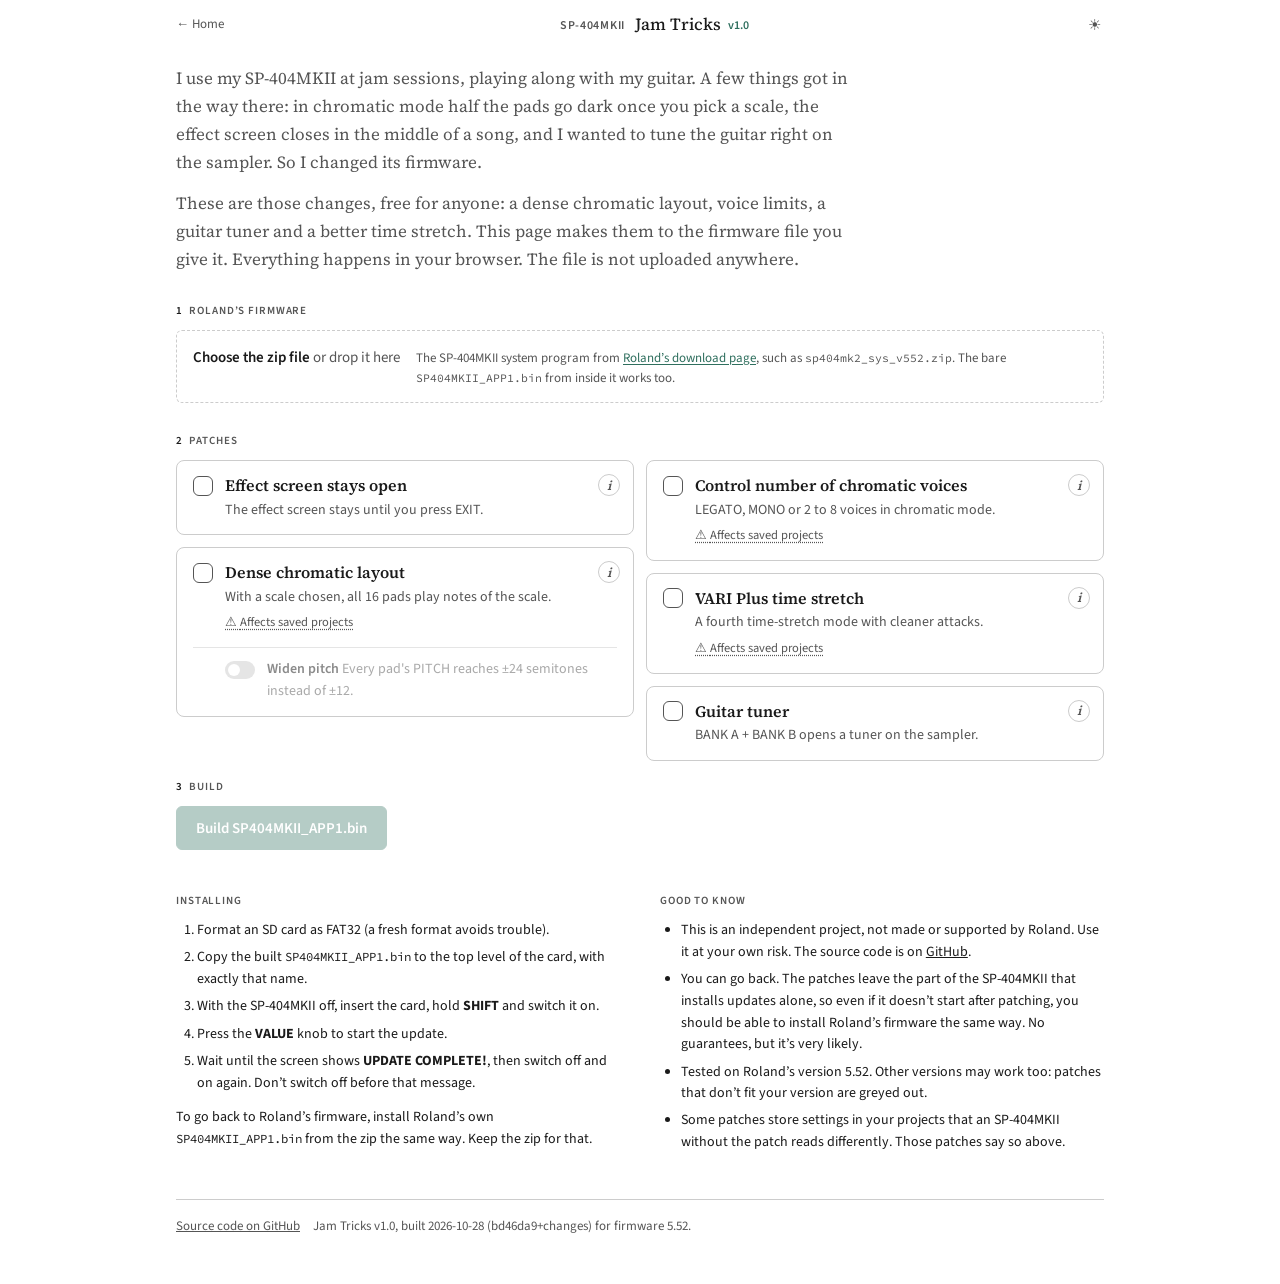
<file: web/index.html>
<!DOCTYPE html>
<html lang="en">
<head>
  <meta charset="UTF-8">
  <meta name="viewport" content="width=device-width, initial-scale=1.0">
  <title>SP-404MKII Jam Tricks v1.0</title>
  <script>
    (function() {
      var saved = localStorage.getItem('theme');
      var prefersDark = window.matchMedia('(prefers-color-scheme: dark)').matches;
      if (saved === 'dark' || (!saved && prefersDark)) {
        document.documentElement.setAttribute('data-theme', 'dark');
      }
    })();
  </script>
  <link rel="stylesheet" href="fonts/fonts.css">
  <link rel="stylesheet" href="style.css">
  <script type="module" src="app.js"></script>
</head>
<body>
  <nav class="site-nav">
    <a href="https://asfaust.github.io/">&larr; Home</a>
    <h1><span class="model">SP-404MKII</span> Jam Tricks <span class="version" id="titleVersion">v1.0</span></h1>
    <button class="theme-toggle" id="themeToggle" aria-label="Toggle dark mode">☀</button>
  </nav>

  <main class="page">
    <div class="lede">
      <p>I use my SP-404MKII at jam sessions, playing along with my guitar. A few things got in
        the way there: in chromatic mode half the pads go dark once you pick a scale, the effect
        screen closes in the middle of a song, and I wanted to tune the guitar right on the
        sampler. So I changed its firmware.</p>
      <p>These are those changes, free for anyone: a dense chromatic layout, voice limits, a
        guitar tuner and a better time stretch. This page makes them to the firmware file you give it.
        Everything happens in your browser. The file is not uploaded anywhere.</p>
    </div>

    <section class="step-firmware">
      <h2><span class="step">1</span>Roland’s firmware</h2>
      <label class="drop" id="drop">
        <input type="file" id="file" accept=".zip,.bin">
        <span class="drop-main"><strong>Choose the zip file</strong> or drop it here</span>
        <span class="drop-hint">The SP-404MKII system program from
          <a href="https://www.roland.com/global/support/by_product/sp-404mk2/updates_drivers"
          target="_blank" rel="noopener">Roland’s download page</a>, such as
          <code>sp404mk2_sys_v552.zip</code>. The bare <code>SP404MKII_APP1.bin</code> from
          inside it works too.</span>
      </label>
      <div class="status" id="fileStatus" role="status"></div>
    </section>

    <section>
      <h2><span class="step">2</span>Patches</h2>
      <ul class="patches" id="patches"></ul>
      <dialog class="info-popup" id="infoPopup"><div class="popup-inner">
        <div class="popup-head"><h3 id="infoTitle"></h3>
          <button class="popup-close" id="infoClose" aria-label="Close">✕</button></div>
        <div id="infoBody"></div>
      </div></dialog>
    </section>

    <section class="buildbar">
      <h2><span class="step">3</span>Build</h2>
      <div class="build-row">
        <button class="build" id="build" disabled>Build SP404MKII_APP1.bin</button>
        <div class="status" id="buildStatus" role="status"></div>
      </div>
    </section>

    <div class="info">
      <section>
        <h2>Installing</h2>
        <ol>
          <li>Format an SD card as FAT32 (a fresh format avoids trouble).</li>
          <li>Copy the built <code>SP404MKII_APP1.bin</code> to the top level of the card, with
            exactly that name.</li>
          <li>With the SP-404MKII off, insert the card, hold <strong>SHIFT</strong> and switch it
            on.</li>
          <li>Press the <strong>VALUE</strong> knob to start the update.</li>
          <li>Wait until the screen shows <strong>UPDATE COMPLETE!</strong>, then switch off and on
            again. Don’t switch off before that message.</li>
        </ol>
        <p>To go back to Roland’s firmware, install Roland’s own <code>SP404MKII_APP1.bin</code>
          from the zip the same way. Keep the zip for that.</p>
      </section>
      <section>
        <h2>Good to know</h2>
        <ul>
          <li>This is an independent project, not made or supported by Roland. Use it at your
            own risk. The source code is on <a href="https://github.com/ASFaust/sp404mk2-jam-tricks" target="_blank"
            rel="noopener">GitHub</a>.</li>
          <li>You can go back. The patches leave the part of the SP-404MKII that installs
            updates alone, so even if it doesn’t start after patching, you should be able to
            install Roland’s firmware the same way. No guarantees, but it’s very likely.</li>
          <li>Tested on Roland’s version 5.52. Other versions may work too: patches that don’t
            fit your version are greyed out.</li>
          <li>Some patches store settings in your projects that an SP-404MKII without the patch
            reads differently. Those patches say so above.</li>
        </ul>
      </section>
    </div>

    <footer class="small"><a href="https://github.com/ASFaust/sp404mk2-jam-tricks" target="_blank" rel="noopener">Source code on GitHub</a>
      <span id="footer"></span></footer>
  </main>

  <script>
    var btn = document.getElementById('themeToggle');
    function applyTheme() {
      var saved = localStorage.getItem('theme');
      var prefersDark = window.matchMedia('(prefers-color-scheme: dark)').matches;
      var dark = saved === 'dark' || (!saved && prefersDark);
      document.documentElement.setAttribute('data-theme', dark ? 'dark' : 'light');
      btn.textContent = dark ? '☾' : '☀';
    }
    applyTheme();
    window.addEventListener('pageshow', applyTheme);
    btn.addEventListener('click', function() {
      var isDark = document.documentElement.getAttribute('data-theme') === 'dark';
      var next = isDark ? 'light' : 'dark';
      localStorage.setItem('theme', next);
      document.documentElement.setAttribute('data-theme', next);
      btn.textContent = isDark ? '☀' : '☾';
    });
  </script>
</body>
</html>
</file>
<file: web/fonts/fonts.css>
/* Adobe Source fonts, SIL Open Font License; see OFL.txt. */

@font-face {
  font-family: 'Source Serif 4';
  font-style: normal;
  font-weight: 200 900;
  font-display: swap;
  src: url(./source-serif-4-latin-opsz-normal.woff2) format('woff2');
  unicode-range: U+0000-00FF,U+0131,U+0152-0153,U+02BB-02BC,U+02C6,U+02DA,U+02DC,U+0304,U+0308,U+0329,U+2000-206F,U+20AC,U+2122,U+2191,U+2193,U+2212,U+2215,U+FEFF,U+FFFD;
}

@font-face {
  font-family: 'Source Serif 4';
  font-style: normal;
  font-weight: 200 900;
  font-display: swap;
  src: url(./source-serif-4-latin-ext-opsz-normal.woff2) format('woff2');
  unicode-range: U+0100-02BA,U+02BD-02C5,U+02C7-02CC,U+02CE-02D7,U+02DD-02FF,U+0304,U+0308,U+0329,U+1D00-1DBF,U+1E00-1E9F,U+1EF2-1EFF,U+2020,U+20A0-20AB,U+20AD-20C4,U+2113,U+2C60-2C7F,U+A720-A7FF;
}

@font-face {
  font-family: 'Source Sans 3';
  font-style: normal;
  font-weight: 200 900;
  font-display: swap;
  src: url(./source-sans-3-latin-wght-normal.woff2) format('woff2');
  unicode-range: U+0000-00FF,U+0131,U+0152-0153,U+02BB-02BC,U+02C6,U+02DA,U+02DC,U+0304,U+0308,U+0329,U+2000-206F,U+20AC,U+2122,U+2191,U+2193,U+2212,U+2215,U+FEFF,U+FFFD;
}

@font-face {
  font-family: 'Source Sans 3';
  font-style: normal;
  font-weight: 200 900;
  font-display: swap;
  src: url(./source-sans-3-latin-ext-wght-normal.woff2) format('woff2');
  unicode-range: U+0100-02BA,U+02BD-02C5,U+02C7-02CC,U+02CE-02D7,U+02DD-02FF,U+0304,U+0308,U+0329,U+1D00-1DBF,U+1E00-1E9F,U+1EF2-1EFF,U+2020,U+20A0-20AB,U+20AD-20C4,U+2113,U+2C60-2C7F,U+A720-A7FF;
}

@font-face {
  font-family: 'Source Code Pro';
  font-style: normal;
  font-weight: 200 900;
  font-display: swap;
  src: url(./source-code-pro-latin-wght-normal.woff2) format('woff2');
  unicode-range: U+0000-00FF,U+0131,U+0152-0153,U+02BB-02BC,U+02C6,U+02DA,U+02DC,U+0304,U+0308,U+0329,U+2000-206F,U+20AC,U+2122,U+2191,U+2193,U+2212,U+2215,U+FEFF,U+FFFD;
}

@font-face {
  font-family: 'Source Code Pro';
  font-style: normal;
  font-weight: 200 900;
  font-display: swap;
  src: url(./source-code-pro-latin-ext-wght-normal.woff2) format('woff2');
  unicode-range: U+0100-02BA,U+02BD-02C5,U+02C7-02CC,U+02CE-02D7,U+02DD-02FF,U+0304,U+0308,U+0329,U+1D00-1DBF,U+1E00-1E9F,U+1EF2-1EFF,U+2020,U+20A0-20AB,U+20AD-20C4,U+2113,U+2C60-2C7F,U+A720-A7FF;
}
</file>
<file: web/style.css>
:root {
  --font-serif: 'Source Serif 4', Georgia, 'Times New Roman', serif;
  --font-sans: 'Source Sans 3', -apple-system, BlinkMacSystemFont, 'Segoe UI', sans-serif;
  --font-mono: 'Source Code Pro', ui-monospace, SFMono-Regular, Menlo, Consolas, monospace;
  --color-text-primary: #1a1a1a;
  --color-text-secondary: #555;
  --color-border-secondary: #ccc;
  --color-bg: #fff;
  --color-panel: #f6f6f4;
  --accent: #2f6f5e;
  --accent-soft: #e8f1ed;
  --on-accent: #fff;
  --good: #1f7a3d;
  --bad: #d0353f;
}
[data-theme="dark"] {
  --color-text-primary: #e2e2e2;
  --color-text-secondary: #888;
  --color-border-secondary: #333;
  --color-bg: #111;
  --color-panel: #1a1a1a;
  --accent: #5fa38c;
  --accent-soft: #17231f;
  --on-accent: #0e1512;
  --good: #5cc98a;
  --bad: #ff6b6b;
}
* { box-sizing: border-box; margin: 0; padding: 0; }
body { background: var(--color-bg); color: var(--color-text-primary); font-family: var(--font-sans); font-size: 15px; line-height: 1.55; transition: background 0.2s, color 0.2s; }

.site-nav {
  max-width: 960px;
  height: 3rem;
  margin: 0 auto;
  padding: 0 1rem;
  display: flex;
  align-items: center;
  gap: 1rem;
  font-size: 13px;
  color: var(--color-text-secondary);
}
.site-nav a { color: var(--color-text-secondary); text-decoration: none; white-space: nowrap; }
.site-nav a:hover { color: var(--color-text-primary); }
.site-nav h1 { flex: 1; min-width: 0; text-align: center; font-family: var(--font-serif); font-size: 17px; font-weight: 500; color: var(--color-text-primary); white-space: nowrap; overflow: hidden; text-overflow: ellipsis; }
.site-nav h1 .model { font-family: var(--font-sans); font-size: 12px; font-weight: 600; letter-spacing: 0.06em; color: var(--color-text-secondary); margin-right: 0.35rem; vertical-align: 0.1em; }
.site-nav h1 .version { font-family: var(--font-sans); font-size: 12px; font-weight: 600; color: var(--accent); margin-left: 0.2rem; vertical-align: 0.1em; }
.theme-toggle { background: none; border: none; cursor: pointer; font-size: 15px; color: var(--color-text-secondary); padding: 0.2rem; line-height: 1; }
.theme-toggle:hover { color: var(--color-text-primary); }

.page { max-width: 960px; margin: 0 auto; padding: 1rem 1rem 3rem; }
.lede { font-family: var(--font-serif); font-size: 17px; line-height: 1.65; color: var(--color-text-secondary); max-width: 680px; margin-bottom: 1.5rem; }
.lede p + p { margin-top: 0.7rem; }

h2 { font-size: 11px; font-weight: 600; letter-spacing: 0.08em; text-transform: uppercase; color: var(--color-text-secondary); margin: 1.8rem 0 0.7rem; }
h2 .step { color: var(--color-text-primary); margin-right: 0.4rem; }
p { margin-bottom: 0.8rem; }
a { color: var(--color-text-primary); }
code { font-family: var(--font-mono); font-size: 0.88em; }
ol, ul { padding-left: 1.3rem; margin-bottom: 0.8rem; }
li { margin-bottom: 0.35rem; }

/* Step 1: the file */
.drop {
  display: flex;
  flex-wrap: wrap;
  align-items: baseline;
  gap: 0.2rem 1rem;
  border: 1px dashed var(--color-border-secondary);
  border-radius: 6px;
  padding: 0.9rem 1rem;
  cursor: pointer;
  color: var(--color-text-secondary);
  transition: border-color 0.15s, background 0.15s;
}
.drop:hover, .drop.over { border-color: var(--color-text-secondary); background: var(--color-panel); }
.drop strong { color: var(--color-text-primary); font-weight: 600; }
.drop-hint { flex: 1 1 20rem; font-size: 13px; }
.drop-hint a { color: var(--accent); text-underline-offset: 2px; }
.drop input { position: absolute; width: 1px; height: 1px; opacity: 0; }
.drop:focus-within { outline: 2px solid var(--color-text-secondary); outline-offset: 2px; }
.status { min-height: 1.4rem; margin-top: 0.5rem; font-size: 14px; color: var(--color-text-secondary); overflow-wrap: anywhere; }
.status:empty { min-height: 0; margin-top: 0; }
.status.good { color: var(--good); }
.status.bad { color: var(--bad); }

/* Step 2: the patches, one card each */
/* Columns rather than a grid, so a short card doesn't stretch to its neighbour's height */
.patches { list-style: none; padding: 0; margin: 0 0 -0.75rem; columns: 2 400px; column-gap: 0.75rem; }
.card {
  margin: 0 0 0.75rem;
  break-inside: avoid;
  border: 1px solid var(--color-border-secondary);
  border-radius: 8px;
  background: var(--color-bg);
  transition: border-color 0.15s, background 0.15s;
}
.card:hover { border-color: var(--color-text-secondary); }
.card.on { border-color: var(--accent); background: var(--accent-soft); }
.card.disabled { opacity: 0.45; }
.card.disabled:hover { border-color: var(--color-border-secondary); }

/* The real inputs stay in the page for keyboard and screen readers, but invisible */
.sr { position: absolute; width: 1px; height: 1px; opacity: 0; pointer-events: none; }

.card { position: relative; }
.patch { display: flex; gap: 0.75rem; padding: 0.85rem 2.8rem 0.85rem 1rem; cursor: pointer; }
.card.disabled .patch { cursor: default; }
.patch .name { font-family: var(--font-serif); font-size: 16px; font-weight: 600; line-height: 1.3; }
.patch .text { font-size: 14px; color: var(--color-text-secondary); margin-top: 0.25rem; line-height: 1.5; }
.warning {
  font-size: 13px;
  color: var(--color-text-secondary);
  padding-left: 0.6rem;
  border-left: 2px solid var(--color-border-secondary);
}

/* The info button on each card, and the note on patches that affect saved projects */
.info-btn {
  position: absolute;
  top: 0.8rem;
  right: 0.8rem;
  width: 22px;
  height: 22px;
  border-radius: 50%;
  border: 1.5px solid var(--color-border-secondary);
  background: none;
  color: var(--color-text-secondary);
  font: italic 600 13px/1 var(--font-serif);
  cursor: pointer;
  transition: border-color 0.15s, color 0.15s;
}
.info-btn:hover, .info-btn:focus-visible { border-color: var(--accent); color: var(--accent); outline: none; }
.note {
  display: inline-block;
  margin-top: 0.35rem;
  padding: 0;
  border: none;
  background: none;
  font: inherit;
  font-size: 12.5px;
  color: var(--color-text-secondary);
  text-decoration: underline dotted;
  text-underline-offset: 3px;
  cursor: pointer;
}
.note::before { content: '⚠ '; }
.note:hover { color: var(--color-text-primary); }

.info-popup {
  margin: auto;
  width: min(560px, calc(100% - 2rem));
  max-height: calc(100% - 2rem);
  padding: 0;
  border: 1px solid var(--color-border-secondary);
  border-radius: 10px;
  background: var(--color-bg);
  color: var(--color-text-primary);
  box-shadow: 0 12px 40px rgba(0, 0, 0, 0.25);
}
[data-theme="dark"] .info-popup { background: var(--color-panel); }
.info-popup::backdrop { background: rgba(0, 0, 0, 0.45); }
.popup-inner { padding: 1.1rem 1.25rem 0.6rem; font-size: 14.5px; }
.popup-head { display: flex; align-items: flex-start; gap: 1rem; margin-bottom: 0.6rem; }
.popup-head h3 { flex: 1; font-family: var(--font-serif); font-size: 19px; font-weight: 600; line-height: 1.3; }
.popup-close { border: none; background: none; color: var(--color-text-secondary); font-size: 15px; cursor: pointer; padding: 0.15rem; }
.popup-close:hover { color: var(--color-text-primary); }
.popup-inner p { color: var(--color-text-secondary); }
.popup-inner .option-head { margin: 1rem 0 0.3rem; color: var(--color-text-primary); font-weight: 600; }

.tick {
  flex: none;
  width: 20px;
  height: 20px;
  margin-top: 0.05rem;
  border: 1.5px solid var(--color-text-secondary);
  border-radius: 6px;
  position: relative;
  transition: background 0.15s, border-color 0.15s;
}
.tick::after {
  content: '';
  position: absolute;
  left: 6px;
  top: 2px;
  width: 5px;
  height: 10px;
  border: solid var(--on-accent);
  border-width: 0 2px 2px 0;
  transform: rotate(45deg) scale(0);
  transition: transform 0.12s;
}
input:checked + .tick { background: var(--accent); border-color: var(--accent); }
input:checked + .tick::after { transform: rotate(45deg) scale(1); }
input:focus-visible + .tick, input:focus-visible + .switch { outline: 2px solid var(--accent); outline-offset: 2px; }

/* An option inside a card (Widen pitch): a small switch */
.option { display: flex; gap: 0.75rem; align-items: flex-start; margin: 0 1rem; padding: 0.7rem 0 0.85rem calc(20px + 0.75rem); border-top: 1px solid var(--color-border-secondary); cursor: pointer; font-size: 14px; }
.card.on .option { border-top-color: color-mix(in srgb, var(--accent) 35%, transparent); }
.option .name { font-weight: 600; }
.option .text { color: var(--color-text-secondary); }
.option.disabled { cursor: default; opacity: 0.5; }
.switch {
  flex: none;
  width: 30px;
  height: 18px;
  margin-top: 0.1rem;
  border-radius: 9px;
  background: var(--color-border-secondary);
  position: relative;
  transition: background 0.15s;
}
.switch::after {
  content: '';
  position: absolute;
  top: 3px;
  left: 3px;
  width: 12px;
  height: 12px;
  border-radius: 50%;
  background: var(--color-bg);
  transition: transform 0.15s;
}
input:checked + .switch { background: var(--accent); }
input:checked + .switch::after { transform: translateX(12px); background: var(--on-accent); }

/* Step 3 */
.build-row { display: flex; flex-wrap: wrap; align-items: center; gap: 0.5rem 1rem; }
.build-row .status { flex: 1 1 18rem; margin-top: 0; }
button.build {
  font: inherit;
  font-weight: 600;
  padding: 0.6rem 1.2rem;
  border-radius: 6px;
  border: 1px solid var(--accent);
  background: var(--accent);
  color: var(--on-accent);
  cursor: pointer;
}
button.build:hover:not(:disabled) { filter: brightness(1.08); }
button.build:disabled { opacity: 0.35; cursor: default; }

/* Installing and Good to know side by side when there's room */
.info { display: grid; grid-template-columns: repeat(auto-fit, minmax(min(100%, 380px), 1fr)); gap: 0 2.5rem; margin-top: 0.8rem; font-size: 14px; }
.info section { min-width: 0; }

.small { font-size: 13px; color: var(--color-text-secondary); }
footer a { color: var(--color-text-secondary); margin-right: 0.6rem; }
footer a:hover { color: var(--color-text-primary); }
footer { margin-top: 2rem; padding-top: 1rem; border-top: 1px solid var(--color-border-secondary); }
</file>
